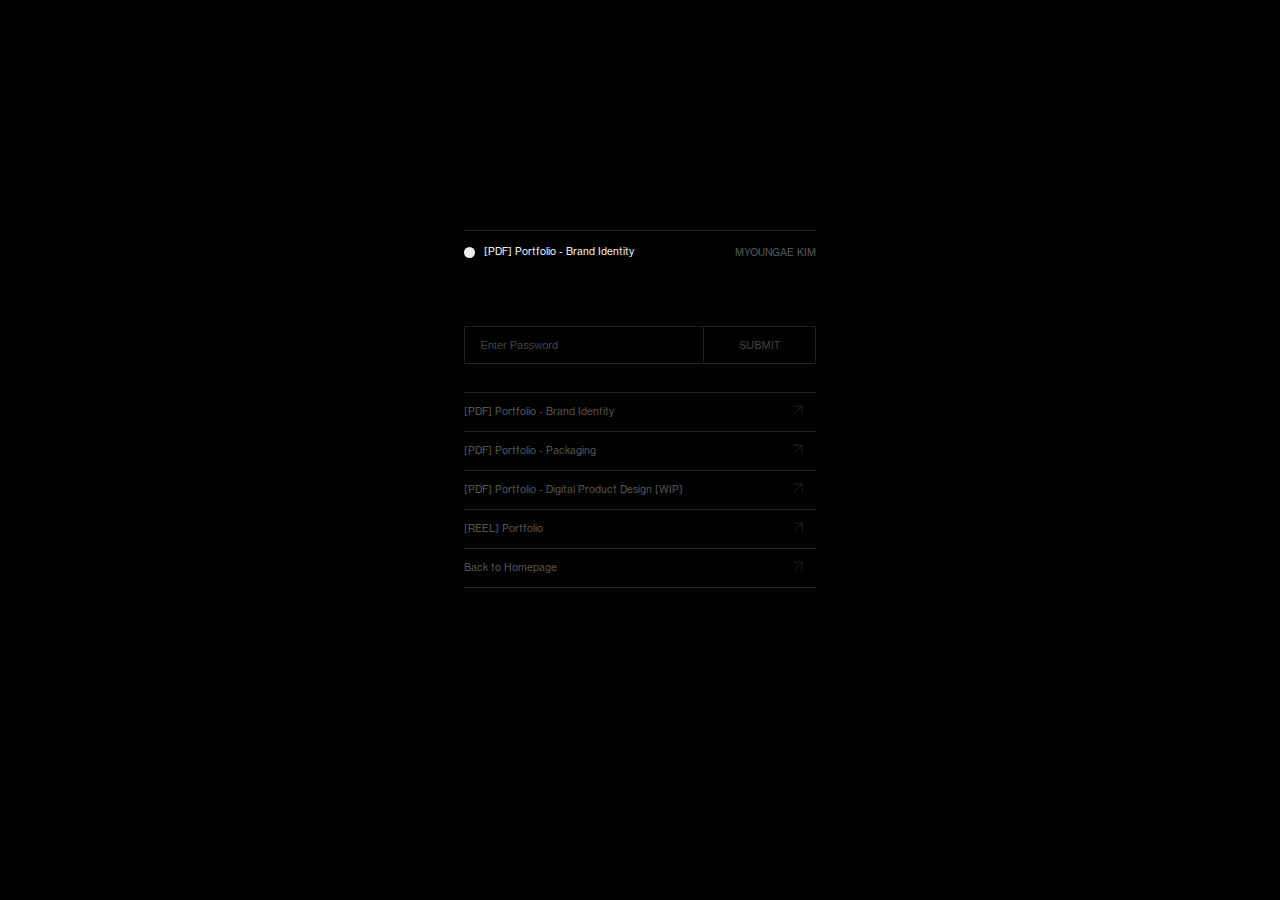
<file: portfolio.html>
<!DOCTYPE html>
<html lang="en">
<head>
    <meta charset="UTF-8">
    <meta name="viewport" content="width=device-width, initial-scale=1.0">
    <title>MYOUNGAE KIM</title>
    <!-- ----------------------------------------------------------------------- -->
    <!-- ----------------------------------------------------------------------- -->
    <!-- ----------------------------------------------------------------------- -->
    <!-- -------------------- WEB PORTFOLIO BY MYOUNGAE KIM -------------------- -->
    <!-- -------------------------- (C) MYOUNGAE KIM --------------------------- -->
    <!-- ----------------------------------------------------------------------- -->
    <!-- ---- THE WEBSITE IS DESIGNED AND CODED BY MYOUNGAE KIM FOR HERSELF ---- -->
    <!-- ----------- PLEASE DO NOT COPY,MODIFY, AND SHARE THE CODES ------------ -->
    <!-- ----------------------------------------------------------------------- -->
    <!-- ----------------------------------------------------------------------- -->
    <!-- ----------------------------------------------------------------------- -->

    <!-- <script type="text/javascript" src="https://cdn.jsdelivr.net/npm/p5@1.4.1/lib/p5.min.js"></script> -->
    <!-- <script type="text/javascript" src="https://cdn.jsdelivr.net/npm/p5@1.4.1/lib/addons/p5.sound.min.js"></script> -->
    <!-- <script type="text/javascript" src="js/p5.min.js"></script> -->
    <link rel="icon" type="image/x-icon" href="images/favicon.ico">
    <link rel="stylesheet" type="text/css" href="style.css">
    <script src="https://ajax.googleapis.com/ajax/libs/jquery/3.6.3/jquery.min.js"></script>
    <script type="text/javascript" src="jquery.js"></script>
    <style>
        ::placeholder {color: #444;}
    </style>
</head>

<body style="background:#000;">
    <div id="passwordContainer">
        <div class="pf_title">
            <div class="p_circle"></div>
            <div>[PDF] Portfolio - Brand Identity<span>MYOUNGAE KIM</span></div>
        </div>

        <div style="position:relative;">
            <input type="password" id="passwordInput" placeholder="Enter Password">
            <button id="submitPassword">SUBMIT</button>
        </div>
        <p id="errorMessage"></p>

        <ul>
            <li><a href="portfolio.html">[PDF] Portfolio - Brand Identity</a><div class="arrow"><svg xmlns="http://www.w3.org/2000/svg" width="10" height="10" viewBox="0 0 10 10" fill="none"><path d="M0.96875 9.1648L8.96875 1.16479M8.96875 1.16479H0.96875M8.96875 1.16479V9.1648" stroke="#555555" stroke-linecap="round" stroke-linejoin="round"/></svg></div></li>
            <li><a href="portfolio_packaging.html">[PDF] Portfolio - Packaging</a><div class="arrow"><svg xmlns="http://www.w3.org/2000/svg" width="10" height="10" viewBox="0 0 10 10" fill="none"><path d="M0.96875 9.1648L8.96875 1.16479M8.96875 1.16479H0.96875M8.96875 1.16479V9.1648" stroke="#555555" stroke-linecap="round" stroke-linejoin="round"/></svg></div></li>
            <li><a href="#">[PDF] Portfolio - Digital Product Design [WIP]</a><div class="arrow"><svg xmlns="http://www.w3.org/2000/svg" width="10" height="10" viewBox="0 0 10 10" fill="none"><path d="M0.96875 9.1648L8.96875 1.16479M8.96875 1.16479H0.96875M8.96875 1.16479V9.1648" stroke="#555555" stroke-linecap="round" stroke-linejoin="round"/></svg></div></li>
            <li><a href="reel.html">[REEL] Portfolio</a><div class="arrow"><svg xmlns="http://www.w3.org/2000/svg" width="10" height="10" viewBox="0 0 10 10" fill="none"><path d="M0.96875 9.1648L8.96875 1.16479M8.96875 1.16479H0.96875M8.96875 1.16479V9.1648" stroke="#555555" stroke-linecap="round" stroke-linejoin="round"/></svg></div></li>
            <li><a href="index.html">Back to Homepage</a><div class="arrow"><svg xmlns="http://www.w3.org/2000/svg" width="10" height="10" viewBox="0 0 10 10" fill="none"><path d="M0.96875 9.1648L8.96875 1.16479M8.96875 1.16479H0.96875M8.96875 1.16479V9.1648" stroke="#555555" stroke-linecap="round" stroke-linejoin="round"/></svg></div></li>
        </ul>
    </div>

    <div id="pfContainer" style="display:none;">
        <iframe id="protectedPf" src="https://drive.google.com/file/d/1DTjG4OO4JmO5nEw8O0c1wQCg0ILdswe9/preview" width="100%" height="100%"></iframe>
        <div id="div" style="display:none;">CHOCOLATE</div>
    </div>

    <script src="script_pf.js"></script>
</body>
</html>
</file>
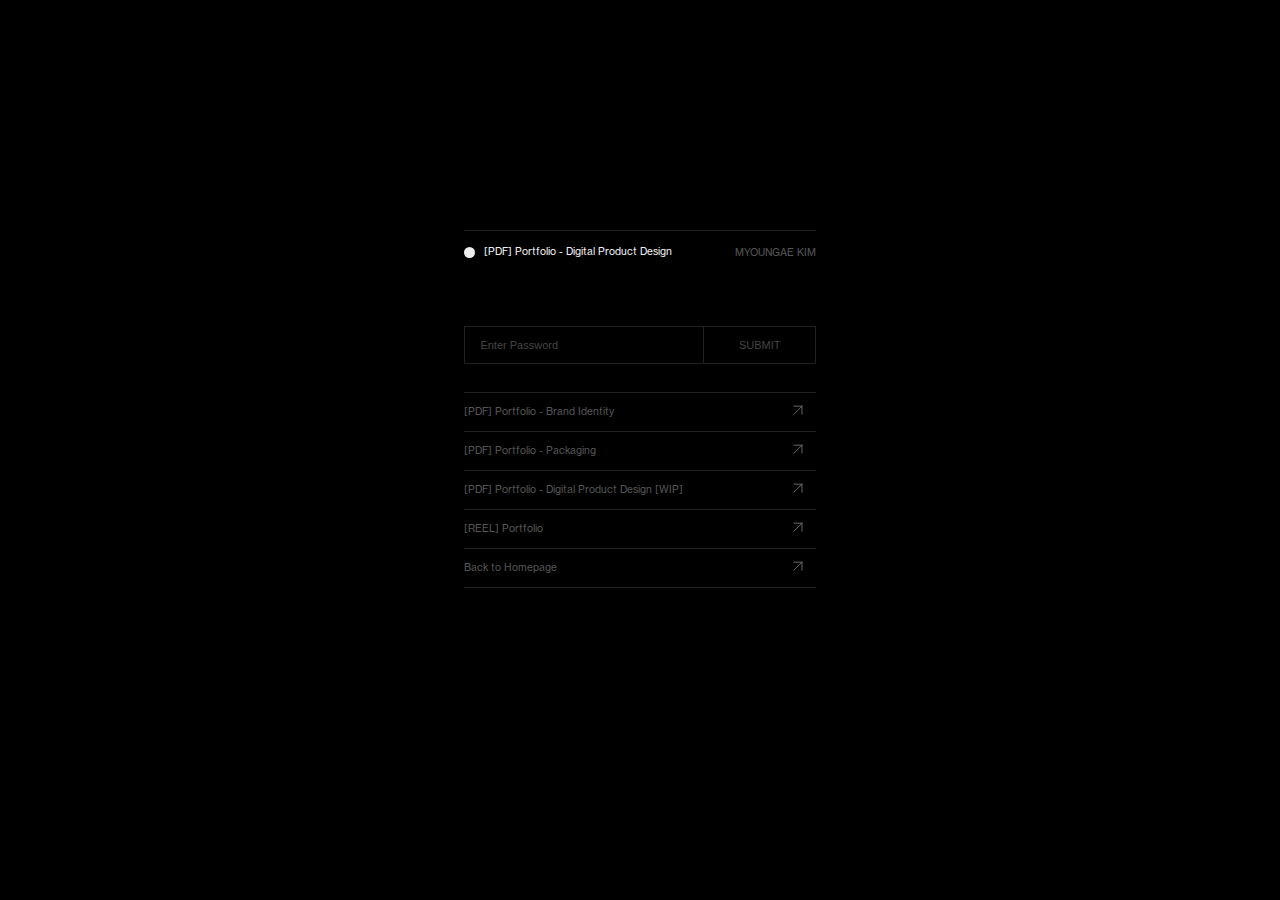
<file: portfolio_digital.html>
<!DOCTYPE html>
<html lang="en">
<head>
    <meta charset="UTF-8">
    <meta name="viewport" content="width=device-width, initial-scale=1.0">
    <title>MYOUNGAE KIM</title>
    <!-- ----------------------------------------------------------------------- -->
    <!-- ----------------------------------------------------------------------- -->
    <!-- ----------------------------------------------------------------------- -->
    <!-- -------------------- WEB PORTFOLIO BY MYOUNGAE KIM -------------------- -->
    <!-- -------------------------- (C) MYOUNGAE KIM --------------------------- -->
    <!-- ----------------------------------------------------------------------- -->
    <!-- ---- THE WEBSITE IS DESIGNED AND CODED BY MYOUNGAE KIM FOR HERSELF ---- -->
    <!-- ----------- PLEASE DO NOT COPY,MODIFY, AND SHARE THE CODES ------------ -->
    <!-- ----------------------------------------------------------------------- -->
    <!-- ----------------------------------------------------------------------- -->
    <!-- ----------------------------------------------------------------------- -->

    <!-- <script type="text/javascript" src="https://cdn.jsdelivr.net/npm/p5@1.4.1/lib/p5.min.js"></script> -->
    <!-- <script type="text/javascript" src="https://cdn.jsdelivr.net/npm/p5@1.4.1/lib/addons/p5.sound.min.js"></script> -->
    <!-- <script type="text/javascript" src="js/p5.min.js"></script> -->
    <link rel="icon" type="image/x-icon" href="images/favicon.ico">
    <link rel="stylesheet" type="text/css" href="style.css">
    <script src="https://ajax.googleapis.com/ajax/libs/jquery/3.6.3/jquery.min.js"></script>
    <script type="text/javascript" src="jquery.js"></script>
    <style>
        ::placeholder {color: #444;}
    </style>
</head>

<body style="background:#000;">
    <div id="passwordContainer">
        <div class="pf_title">
            <div class="p_circle"></div>
            <div>[PDF] Portfolio - Digital Product Design <span>MYOUNGAE KIM</span></div>
        </div>

        <div style="position:relative;">
            <input type="password" id="passwordInput" placeholder="Enter Password">
            <button id="submitPassword">SUBMIT</button>
        </div>
        <p id="errorMessage"></p>

        <ul>
            <li><a href="portfolio.html">[PDF] Portfolio - Brand Identity</a><div class="arrow"><svg xmlns="http://www.w3.org/2000/svg" width="10" height="10" viewBox="0 0 10 10" fill="none"><path d="M0.96875 9.1648L8.96875 1.16479M8.96875 1.16479H0.96875M8.96875 1.16479V9.1648" stroke="#fff" stroke-linecap="round" stroke-linejoin="round"/></svg></div></li>
            <li><a href="portfolio_packaging.html.html">[PDF] Portfolio - Packaging</a><div class="arrow"><svg xmlns="http://www.w3.org/2000/svg" width="10" height="10" viewBox="0 0 10 10" fill="none"><path d="M0.96875 9.1648L8.96875 1.16479M8.96875 1.16479H0.96875M8.96875 1.16479V9.1648" stroke="#fff" stroke-linecap="round" stroke-linejoin="round"/></svg></div></li>
            <li><a href="#">[PDF] Portfolio - Digital Product Design [WIP]</a><div class="arrow"><svg xmlns="http://www.w3.org/2000/svg" width="10" height="10" viewBox="0 0 10 10" fill="none"><path d="M0.96875 9.1648L8.96875 1.16479M8.96875 1.16479H0.96875M8.96875 1.16479V9.1648" stroke="#fff" stroke-linecap="round" stroke-linejoin="round"/></svg></div></li>
            <li><a href="reel.html">[REEL] Portfolio</a><div class="arrow"><svg xmlns="http://www.w3.org/2000/svg" width="10" height="10" viewBox="0 0 10 10" fill="none"><path d="M0.96875 9.1648L8.96875 1.16479M8.96875 1.16479H0.96875M8.96875 1.16479V9.1648" stroke="#fff" stroke-linecap="round" stroke-linejoin="round"/></svg></div></li>
            <li><a href="index.html">Back to Homepage</a><div class="arrow"><svg xmlns="http://www.w3.org/2000/svg" width="10" height="10" viewBox="0 0 10 10" fill="none"><path d="M0.96875 9.1648L8.96875 1.16479M8.96875 1.16479H0.96875M8.96875 1.16479V9.1648" stroke="#fff" stroke-linecap="round" stroke-linejoin="round"/></svg></div></li>
        </ul>

    </div>

    <div id="pfContainer" style="display:none;">
        <iframe id="protectedPf" src="https://drive.google.com/file/d/1frPcZ2FiCg2QCiau7140CLlqWkC553QF/preview" width="100%" height="100%"></iframe>
        <div id="div" style="display:none;">CHOCOLATE</div>
    </div>

    <script src="script_pf.js"></script>
</body>
</html>
</file>
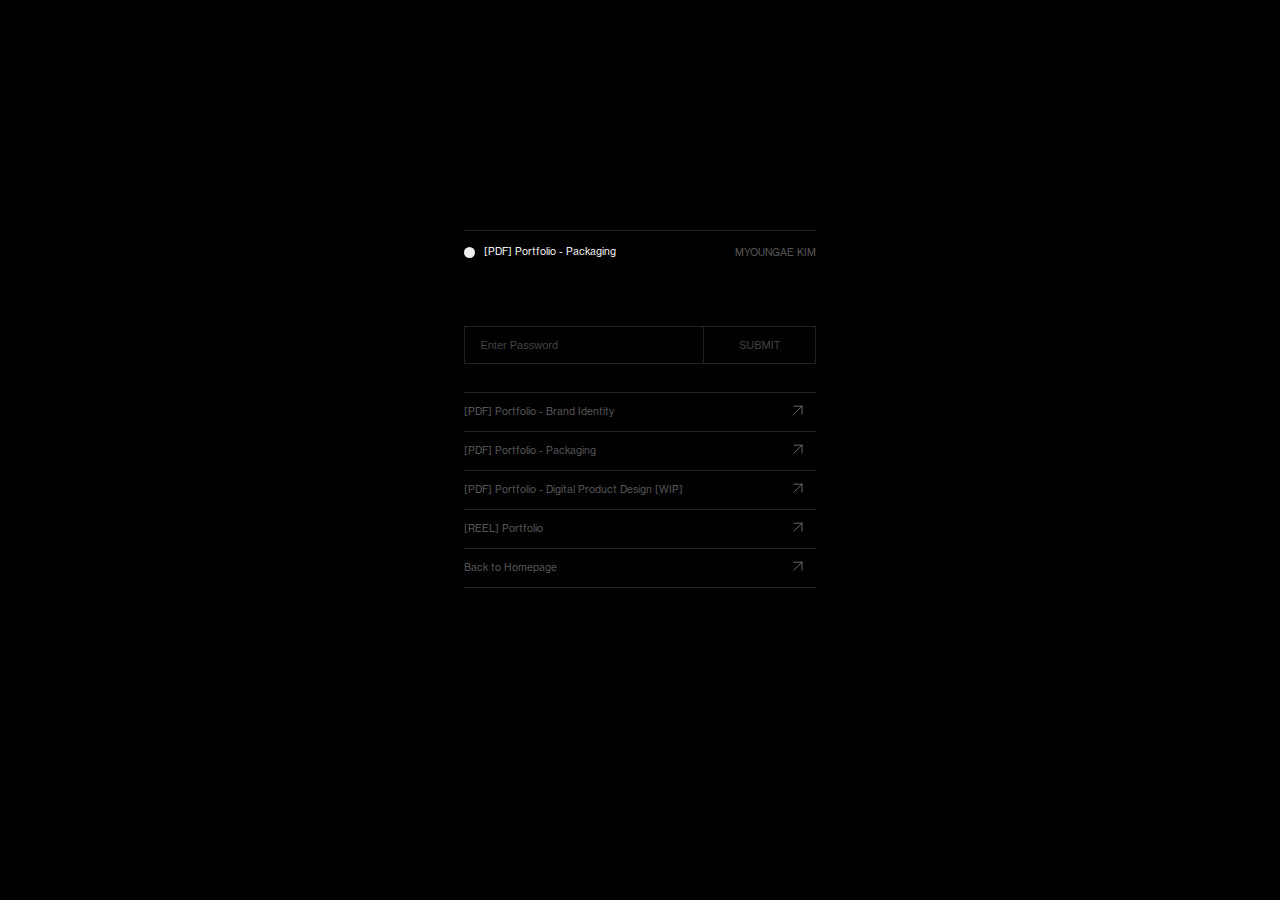
<file: portfolio_packaging.html>
<!DOCTYPE html>
<html lang="en">
<head>
    <meta charset="UTF-8">
    <meta name="viewport" content="width=device-width, initial-scale=1.0">
    <title>MYOUNGAE KIM</title>
    <!-- ----------------------------------------------------------------------- -->
    <!-- ----------------------------------------------------------------------- -->
    <!-- ----------------------------------------------------------------------- -->
    <!-- -------------------- WEB PORTFOLIO BY MYOUNGAE KIM -------------------- -->
    <!-- -------------------------- (C) MYOUNGAE KIM --------------------------- -->
    <!-- ----------------------------------------------------------------------- -->
    <!-- ---- THE WEBSITE IS DESIGNED AND CODED BY MYOUNGAE KIM FOR HERSELF ---- -->
    <!-- ----------- PLEASE DO NOT COPY,MODIFY, AND SHARE THE CODES ------------ -->
    <!-- ----------------------------------------------------------------------- -->
    <!-- ----------------------------------------------------------------------- -->
    <!-- ----------------------------------------------------------------------- -->

    <!-- <script type="text/javascript" src="https://cdn.jsdelivr.net/npm/p5@1.4.1/lib/p5.min.js"></script> -->
    <!-- <script type="text/javascript" src="https://cdn.jsdelivr.net/npm/p5@1.4.1/lib/addons/p5.sound.min.js"></script> -->
    <!-- <script type="text/javascript" src="js/p5.min.js"></script> -->
    <link rel="icon" type="image/x-icon" href="images/favicon.ico">
    <link rel="stylesheet" type="text/css" href="style.css">
    <script src="https://ajax.googleapis.com/ajax/libs/jquery/3.6.3/jquery.min.js"></script>
    <script type="text/javascript" src="jquery.js"></script>
    <style>
        ::placeholder {color: #444;}
    </style>
</head>

<body style="background:#000;">
    <div id="passwordContainer">
        <div class="pf_title">
            <div class="p_circle"></div>
            <div>[PDF] Portfolio - Packaging <span>MYOUNGAE KIM</span></div>
        </div>

        <div style="position:relative;">
            <input type="password" id="passwordInput" placeholder="Enter Password">
            <button id="submitPassword">SUBMIT</button>
        </div>
        <p id="errorMessage"></p>

        <ul>
            <li><a href="portfolio.html">[PDF] Portfolio - Brand Identity</a><div class="arrow"><svg xmlns="http://www.w3.org/2000/svg" width="10" height="10" viewBox="0 0 10 10" fill="none"><path d="M0.96875 9.1648L8.96875 1.16479M8.96875 1.16479H0.96875M8.96875 1.16479V9.1648" stroke="#fff" stroke-linecap="round" stroke-linejoin="round"/></svg></div></li>
            <li><a href="portfolio_packaging.html.html">[PDF] Portfolio - Packaging</a><div class="arrow"><svg xmlns="http://www.w3.org/2000/svg" width="10" height="10" viewBox="0 0 10 10" fill="none"><path d="M0.96875 9.1648L8.96875 1.16479M8.96875 1.16479H0.96875M8.96875 1.16479V9.1648" stroke="#fff" stroke-linecap="round" stroke-linejoin="round"/></svg></div></li>
            <li><a href="#">[PDF] Portfolio - Digital Product Design [WIP]</a><div class="arrow"><svg xmlns="http://www.w3.org/2000/svg" width="10" height="10" viewBox="0 0 10 10" fill="none"><path d="M0.96875 9.1648L8.96875 1.16479M8.96875 1.16479H0.96875M8.96875 1.16479V9.1648" stroke="#fff" stroke-linecap="round" stroke-linejoin="round"/></svg></div></li>
            <li><a href="reel.html">[REEL] Portfolio</a><div class="arrow"><svg xmlns="http://www.w3.org/2000/svg" width="10" height="10" viewBox="0 0 10 10" fill="none"><path d="M0.96875 9.1648L8.96875 1.16479M8.96875 1.16479H0.96875M8.96875 1.16479V9.1648" stroke="#fff" stroke-linecap="round" stroke-linejoin="round"/></svg></div></li>
            <li><a href="index.html">Back to Homepage</a><div class="arrow"><svg xmlns="http://www.w3.org/2000/svg" width="10" height="10" viewBox="0 0 10 10" fill="none"><path d="M0.96875 9.1648L8.96875 1.16479M8.96875 1.16479H0.96875M8.96875 1.16479V9.1648" stroke="#fff" stroke-linecap="round" stroke-linejoin="round"/></svg></div></li>
        </ul>
    </div>

    <div id="pfContainer" style="display:none;">
        <iframe id="protectedPf" src="https://drive.google.com/file/d/1b0dwSRsZMIoBwYFIaz_6hZVhDR4H0q0_/preview" width="100%" height="100%"></iframe>
        <div id="div" style="display:none;">CHOCOLATE</div>
    </div>

    <script src="script_pf.js"></script>
</body>
</html>
</file>
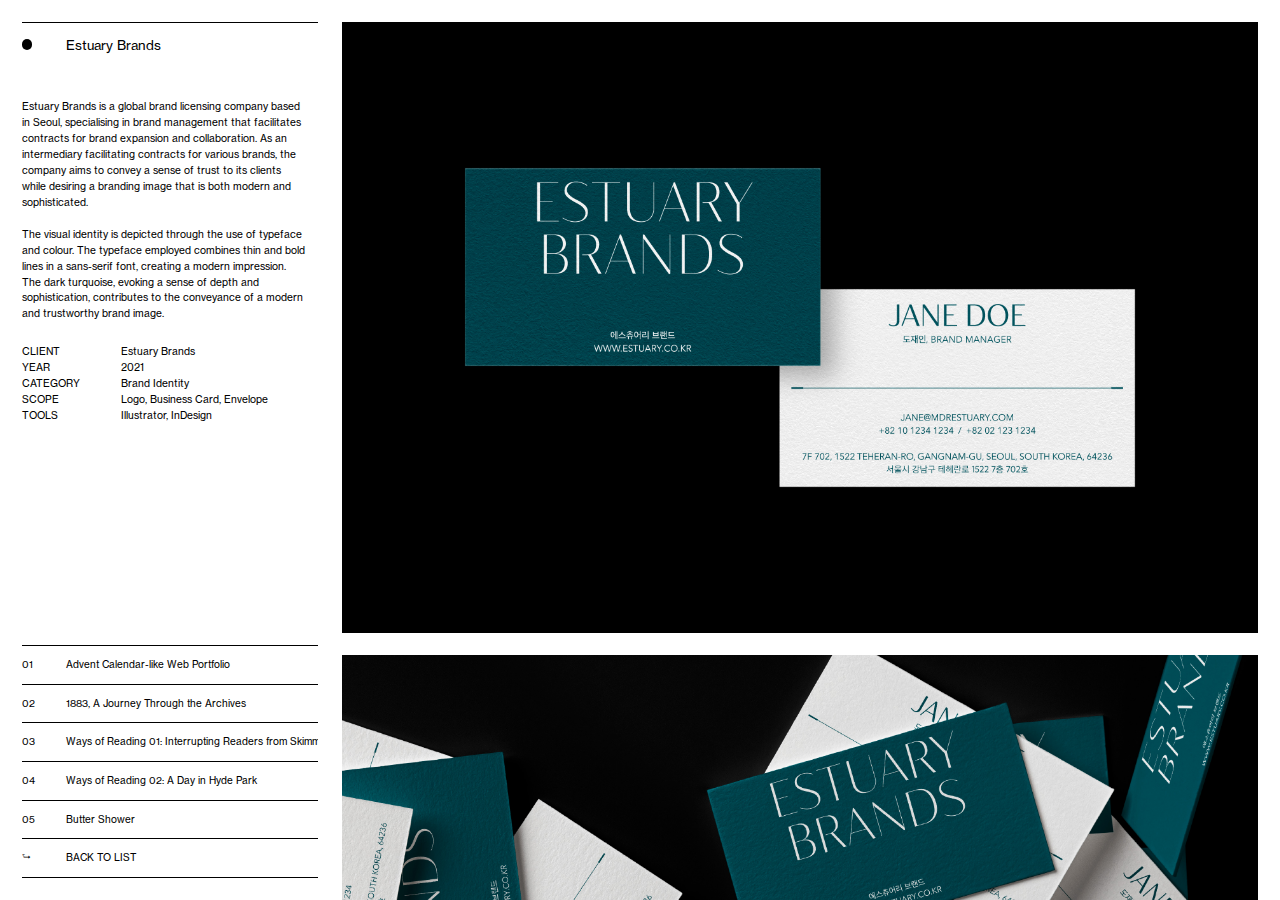
<file: project_eb.html>
<!DOCTYPE html>
<html lang="en">
  <head>
    <meta charset="UTF-8">
    <meta name="viewport" content="width=device-width, initial-scale=1.0">
    <title>MYOUNGAE KIM</title>
    <!-- ----------------------------------------------------------------------- -->
    <!-- ----------------------------------------------------------------------- -->
    <!-- ----------------------------------------------------------------------- -->
    <!-- -------------------- WEB PORTFOLIO BY MYOUNGAE KIM -------------------- -->
    <!-- -------------------------- (C) MYOUNGAE KIM --------------------------- -->
    <!-- ----------------------------------------------------------------------- -->
    <!-- ---- THE WEBSITE IS DESIGNED AND CODED BY MYOUNGAE KIM FOR HERSELF ---- -->
    <!-- ----------- PLEASE DO NOT COPY,MODIFY, AND SHARE THE CODES ------------ -->
    <!-- ----------------------------------------------------------------------- -->
    <!-- ----------------------------------------------------------------------- -->
    <!-- ----------------------------------------------------------------------- -->

    <!-- <script type="text/javascript" src="https://cdn.jsdelivr.net/npm/p5@1.4.1/lib/p5.min.js"></script> -->
    <!-- <script type="text/javascript" src="https://cdn.jsdelivr.net/npm/p5@1.4.1/lib/addons/p5.sound.min.js"></script> -->
    <!-- <script type="text/javascript" src="js/p5.min.js"></script> -->
    <link rel="icon" type="image/x-icon" href="../images/favicon.ico">
    <link rel="stylesheet" type="text/css" href="../style.css">
    <script src="https://ajax.googleapis.com/ajax/libs/jquery/3.6.3/jquery.min.js"></script>
    <script type="text/javascript" src="../jquery.js"></script>
  </head>

  <body>

    <div class="cnt_page">

      <!-- text -->
      <div class="cnt_left">

        <div class="page_text project">
          <div class="page_title b_t">
            <div class="t1">
              <div class="p_circle"></div>
              Estuary Brands</div>
            <div class="t2">Brand Identity, 2021</div>
          </div>
          <div class="page_body"><p>Estuary Brands is a global brand licensing company based in Seoul, specialising in brand management that facilitates contracts for brand expansion and collaboration. As an intermediary facilitating contracts for various brands, the company aims to convey a sense of trust to its clients while desiring a branding image that is both modern and sophisticated.<br><br>The visual identity is depicted through the use of typeface and colour. The typeface employed combines thin and bold lines in a sans-serif font, creating a modern impression. The dark turquoise, evoking a sense of depth and sophistication, contributes to the conveyance of a modern and trustworthy brand image.</p></div>
          <table class="info">
            <tr>
              <th>CLIENT</th>
              <td>Estuary Brands</td>
            </tr>
            <tr>
              <th>YEAR</th>
              <td>2021</td>
            </tr>
            <tr>
              <th>CATEGORY</th>
              <td>Brand Identity</td>
            </tr>
            <tr>
              <th>SCOPE</th>
              <td>Logo, Business Card, Envelope</td>
            </tr>
            <tr>
              <th>TOOLS</th>
              <td>Illustrator, InDesign</td>
            </tr>
          </table>
        </div>
        
      </div>

      <!-- image  -->
      <div class="cnt_right">

        <div class="page_images project">
          <img src="../images/pf_eb_01.jpg">
          <img src="../images/pf_eb_02.jpg">
          <img src="../images/pf_eb_03.jpg">
          <img src="../images/pf_eb_04.jpg">
          <img src="../images/pf_eb_05.jpg">
        </div>

      </div>

      <!-- nav -->
      <div class="page_nav">
        <ul class="index b_b">
          <li class="b_t">
            <span>01</span>
            <p><a href="project_advent.html">Advent Calendar-like Web Portfolio</a></p>
          </li>
          <li class="b_t">
            <span>02</span>
            <p><a href="project_1883.html">1883, A Journey Through the Archives</a></p>
          </li>
          <li class="b_t">
            <span>03</span>
            <p><a href="project_ways_of_reading1.html">Ways of Reading 01: Interrupting Readers from Skimming Information</a></p>
          </li>
          <li class="b_t">
            <span>04</span>
            <p><a href="project_ways_of_reading2.html">Ways of Reading 02: A Day in Hyde Park</a></p>
          </li>
          <li class="b_t">
            <span>05</span>
            <p><a href="project_bs.html">Butter Shower</a></p>
          </li>
          <li class="b_t">
            <span style="font-size:0.78rem;">&#11153;</span>
            <p><a href="../index.html">BACK TO LIST</a></p>
          </li>
        </ul>
      </div>

    </div>

  </body>
  
</html>
</file>
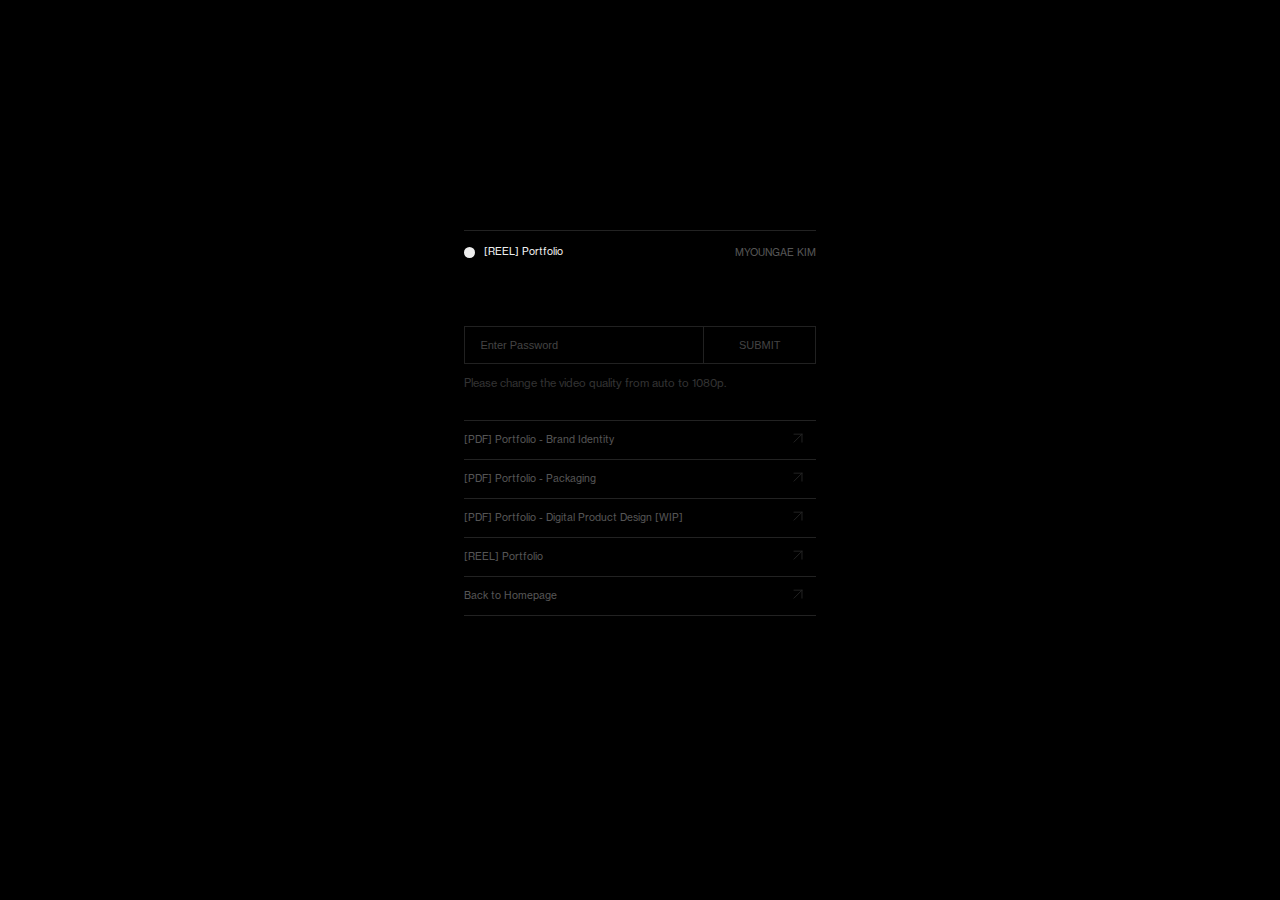
<file: reel.html>
<!DOCTYPE html>
<html lang="en">
<head>
    <meta charset="UTF-8">
    <meta name="viewport" content="width=device-width, initial-scale=1.0">
    <title>MYOUNGAE KIM</title>
    <!-- ----------------------------------------------------------------------- -->
    <!-- ----------------------------------------------------------------------- -->
    <!-- ----------------------------------------------------------------------- -->
    <!-- -------------------- WEB PORTFOLIO BY MYOUNGAE KIM -------------------- -->
    <!-- -------------------------- (C) MYOUNGAE KIM --------------------------- -->
    <!-- ----------------------------------------------------------------------- -->
    <!-- ---- THE WEBSITE IS DESIGNED AND CODED BY MYOUNGAE KIM FOR HERSELF ---- -->
    <!-- ----------- PLEASE DO NOT COPY,MODIFY, AND SHARE THE CODES ------------ -->
    <!-- ----------------------------------------------------------------------- -->
    <!-- ----------------------------------------------------------------------- -->
    <!-- ----------------------------------------------------------------------- -->

    <!-- <script type="text/javascript" src="https://cdn.jsdelivr.net/npm/p5@1.4.1/lib/p5.min.js"></script> -->
    <!-- <script type="text/javascript" src="https://cdn.jsdelivr.net/npm/p5@1.4.1/lib/addons/p5.sound.min.js"></script> -->
    <!-- <script type="text/javascript" src="js/p5.min.js"></script> -->
    <link rel="icon" type="image/x-icon" href="images/favicon.ico">
    <link rel="stylesheet" type="text/css" href="style.css">
    <script src="https://ajax.googleapis.com/ajax/libs/jquery/3.6.3/jquery.min.js"></script>
    <script type="text/javascript" src="jquery.js"></script>
    <style>
        ::placeholder {color: #444;}
    </style>
</head>

<body style="background:#000;">
    <div id="passwordContainer">
        <div class="pf_title">
            <div class="p_circle"></div>
            <div>[REEL] Portfolio <span>MYOUNGAE KIM</span></div>
        </div>

        <div style="position:relative;">
            <input type="password" id="passwordInput" placeholder="Enter Password">
            <button id="submitPassword">SUBMIT</button>
        </div>
        <p id="caption">Please change the video quality from auto to 1080p.</p>
        <p id="errorMessage"></p>

        <ul>
            <li><a href="portfolio.html">[PDF] Portfolio - Brand Identity</a><div class="arrow"><svg xmlns="http://www.w3.org/2000/svg" width="10" height="10" viewBox="0 0 10 10" fill="none"><path d="M0.96875 9.1648L8.96875 1.16479M8.96875 1.16479H0.96875M8.96875 1.16479V9.1648" stroke="#555555" stroke-linecap="round" stroke-linejoin="round"/></svg></div></li>
            <li><a href="portfolio_packaging.html">[PDF] Portfolio - Packaging</a><div class="arrow"><svg xmlns="http://www.w3.org/2000/svg" width="10" height="10" viewBox="0 0 10 10" fill="none"><path d="M0.96875 9.1648L8.96875 1.16479M8.96875 1.16479H0.96875M8.96875 1.16479V9.1648" stroke="#555555" stroke-linecap="round" stroke-linejoin="round"/></svg></div></li>
            <li><a href="#">[PDF] Portfolio - Digital Product Design [WIP]</a><div class="arrow"><svg xmlns="http://www.w3.org/2000/svg" width="10" height="10" viewBox="0 0 10 10" fill="none"><path d="M0.96875 9.1648L8.96875 1.16479M8.96875 1.16479H0.96875M8.96875 1.16479V9.1648" stroke="#555555" stroke-linecap="round" stroke-linejoin="round"/></svg></div></li>
            <li><a href="reel.html">[REEL] Portfolio</a><div class="arrow"><svg xmlns="http://www.w3.org/2000/svg" width="10" height="10" viewBox="0 0 10 10" fill="none"><path d="M0.96875 9.1648L8.96875 1.16479M8.96875 1.16479H0.96875M8.96875 1.16479V9.1648" stroke="#555555" stroke-linecap="round" stroke-linejoin="round"/></svg></div></li>
            <li><a href="index.html">Back to Homepage</a><div class="arrow"><svg xmlns="http://www.w3.org/2000/svg" width="10" height="10" viewBox="0 0 10 10" fill="none"><path d="M0.96875 9.1648L8.96875 1.16479M8.96875 1.16479H0.96875M8.96875 1.16479V9.1648" stroke="#555555" stroke-linecap="round" stroke-linejoin="round"/></svg></div></li>
        </ul>      
    </div>

    <div id="videoContainer" style="display:none;">
        <iframe id="protectedVideo" src="https://drive.google.com/file/d/1e7Q4FMPBkzocCR_MzHTYgFnhALkedsIk/preview" width="100%" height="100%"></iframe>
        <div id="div" style="display:none;">CHOCOLATE</div>
    </div>

    <script src="script.js"></script>
</body>
</html>
</file>
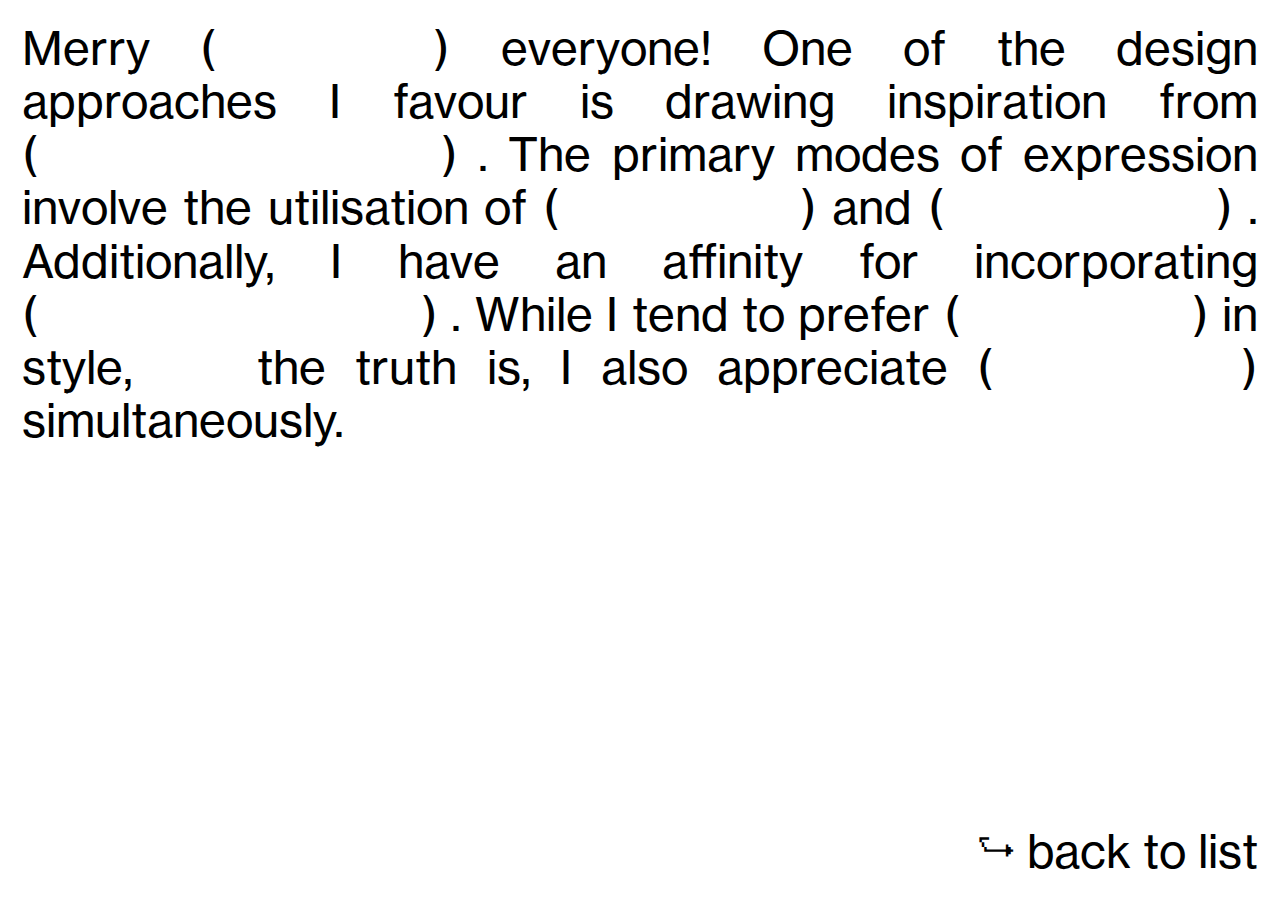
<file: pages/page_about.html>
<!DOCTYPE html>
<html lang="en">
  <head>
    <meta charset="UTF-8">
    <meta name="viewport" content="width=device-width, initial-scale=1.0">
    <title>MYOUNGAE KIM</title>
    <!-- ----------------------------------------------------------------------- -->
    <!-- ----------------------------------------------------------------------- -->
    <!-- ----------------------------------------------------------------------- -->
    <!-- -------------------- WEB PORTFOLIO BY MYOUNGAE KIM -------------------- -->
    <!-- -------------------------- (C) MYOUNGAE KIM --------------------------- -->
    <!-- ----------------------------------------------------------------------- -->
    <!-- ---- THE WEBSITE IS DESIGNED AND CODED BY MYOUNGAE KIM FOR HERSELF ---- -->
    <!-- ----------- PLEASE DO NOT COPY,MODIFY, AND SHARE THE CODES ------------ -->
    <!-- ----------------------------------------------------------------------- -->
    <!-- ----------------------------------------------------------------------- -->
    <!-- ----------------------------------------------------------------------- -->

    <!-- <script type="text/javascript" src="https://cdn.jsdelivr.net/npm/p5@1.4.1/lib/p5.min.js"></script> -->
    <!-- <script type="text/javascript" src="https://cdn.jsdelivr.net/npm/p5@1.4.1/lib/addons/p5.sound.min.js"></script> -->
    <!-- <script type="text/javascript" src="js/p5.min.js"></script> -->
    <link rel="icon" type="image/x-icon" href="../images/favicon.ico">
    <link rel="stylesheet" type="text/css" href="../style.css">
    <script src="https://ajax.googleapis.com/ajax/libs/jquery/3.6.3/jquery.min.js"></script>
    <script type="text/javascript" src="../jquery.js"></script>
  </head>

  <body>
    <div class="slider"></div>

    <!-- <div class="advent_column home"><a href="../index.html">MYOUNGAE KIM</a></div> -->

    <div class="cnt_about">

      <div id="aboutText" class="style_about">
          <span>Merry </span>
          <div class="text_hide">
            <span class="text_b">(</span>Christmas<span class="text_b">)</span>
            <div class="img_hide in1"><img src="../images/elements_03.png" class="advent_c wiggle"></div>
          </div>
          <span> everyone! One of the design approaches I favour is drawing inspiration from</span>
          <div class="text_hide">
            <span class="text_b">(</span>readings or movies<span class="text_b">)</span>
            <div class="img_hide in2"><img src="../images/elements_01.png" class="advent_c wiggle"></div>
          </div>
          <span>. The primary modes of expression involve the utilisation of </span>
          <div class="text_hide">
            <span class="text_b">(</span>typography<span class="text_b">)</span>
            <div class="img_hide in3"><img src="../images/elements_04.png" class="advent_c wiggle"></div>
          </div>
          <span> and</span> 
          <div class="text_hide">
            <span class="text_b">(</span>grid systems<span class="text_b">)</span>
            <div class="img_hide in4"><img src="../images/elements_02.png" class="advent_c wiggle"></div>
          </div>
          <span>. Additionally, I have an  affinity for incorporating</span>
          <div class="text_hide">
            <span class="text_b">(</span>geometric shapes<span class="text_b">)</span>
            <div class="img_hide in5"><img src="../images/elements_06.png" class="advent_c wiggle"></div>
          </div>
          <span> . While I tend to prefer</span>
          <div class="text_hide">
            <span class="text_b">(</span>minimalism<span class="text_b">)</span>
            <div class="img_hide in6"><img src="../images/elements_07.png" class="advent_c wiggle"></div>
          </div>
          <span> in style, </span>
          <div class="text_hide">
            &nbsp;&nbsp;&nbsp;&nbsp;&nbsp;&nbsp;
            <div class="img_hide in7"><img src="../images/elements_05.png" class="advent_c wiggle"></div>
          </div>
          <span> the truth is, I also appreciate</span> 
          <div class="text_hide">
            <span class="text_b">(</span>maximalism<span class="text_b">)</span>
            <div class="img_hide in8"><img src="../images/elements_08.png" class="advent_c wiggle"></div>
          </div>
          <span> simultaneously.</span>
      </div>

      <div id="aboutBtn" class="style_about"><span>&#11153;</span>&nbsp;<a href="../index.html">back to list</a></div>
    </div>

  </body>
  
</html>
</file>
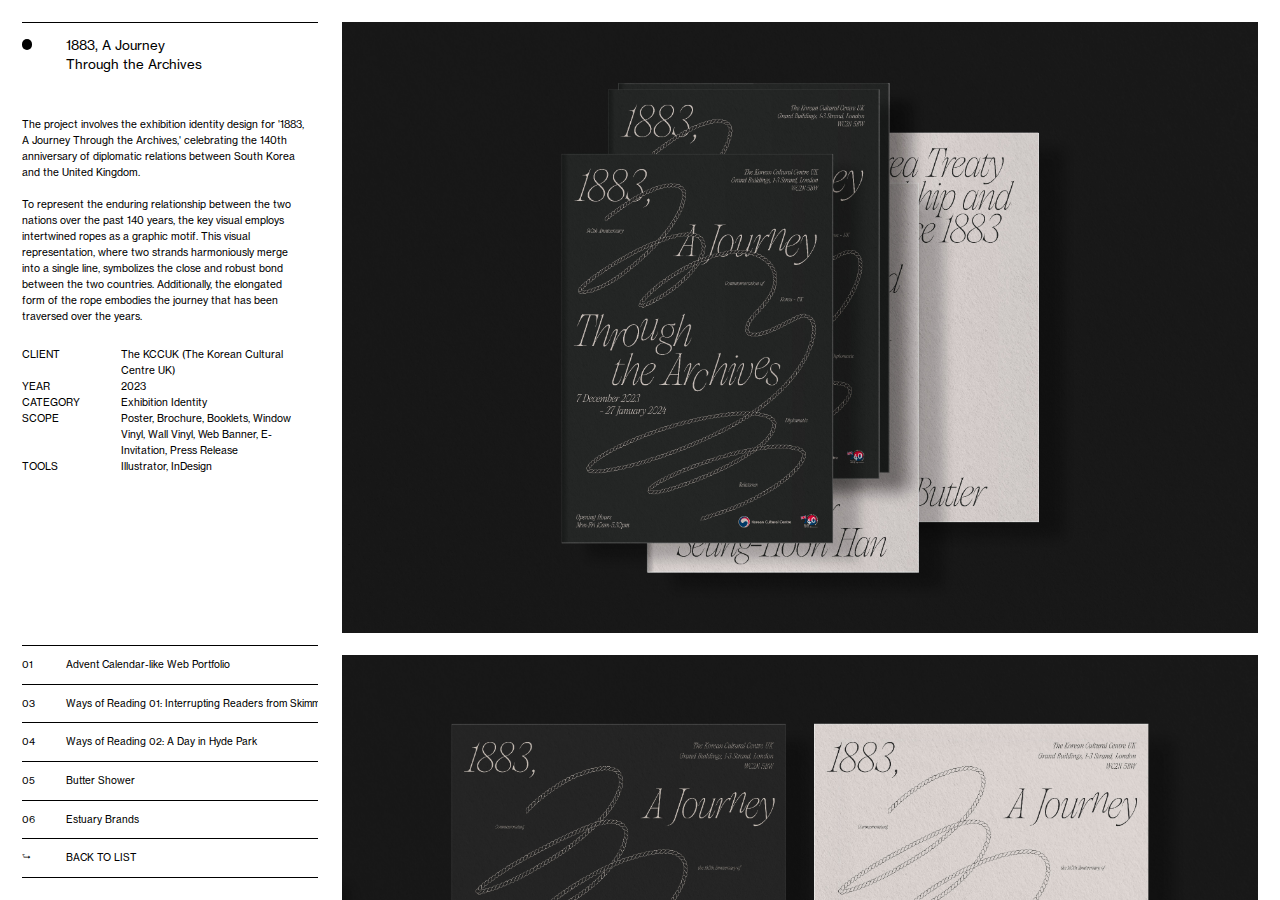
<file: pages/project_1883.html>
<!DOCTYPE html>
<html lang="en">
  <head>
    <meta charset="UTF-8">
    <meta name="viewport" content="width=device-width, initial-scale=1.0">
    <title>MYOUNGAE KIM</title>
    <!-- ----------------------------------------------------------------------- -->
    <!-- ----------------------------------------------------------------------- -->
    <!-- ----------------------------------------------------------------------- -->
    <!-- -------------------- WEB PORTFOLIO BY MYOUNGAE KIM -------------------- -->
    <!-- -------------------------- (C) MYOUNGAE KIM --------------------------- -->
    <!-- ----------------------------------------------------------------------- -->
    <!-- ---- THE WEBSITE IS DESIGNED AND CODED BY MYOUNGAE KIM FOR HERSELF ---- -->
    <!-- ----------- PLEASE DO NOT COPY,MODIFY, AND SHARE THE CODES ------------ -->
    <!-- ----------------------------------------------------------------------- -->
    <!-- ----------------------------------------------------------------------- -->
    <!-- ----------------------------------------------------------------------- -->

    <!-- <script type="text/javascript" src="https://cdn.jsdelivr.net/npm/p5@1.4.1/lib/p5.min.js"></script> -->
    <!-- <script type="text/javascript" src="https://cdn.jsdelivr.net/npm/p5@1.4.1/lib/addons/p5.sound.min.js"></script> -->
    <!-- <script type="text/javascript" src="js/p5.min.js"></script> -->
    <link rel="icon" type="image/x-icon" href="../images/favicon.ico">
    <link rel="stylesheet" type="text/css" href="../style.css">
    <script src="https://ajax.googleapis.com/ajax/libs/jquery/3.6.3/jquery.min.js"></script>
    <script type="text/javascript" src="../jquery.js"></script>
  </head>

  <body>

    <div class="cnt_page clear">

      <!-- text -->
      <div class="cnt_left">

        <div class="page_text project">
          <div class="page_title b_t">
            <div class="t1">
              <div class="p_circle"></div>
              1883, A Journey<br>Through the Archives</div>
            <div class="t2">Exhibition Identity, 2023</div>
          </div>
          <div class="page_body"><p>The project involves the exhibition identity design for '1883, A Journey Through the Archives,' celebrating the 140th anniversary of diplomatic relations between South Korea and the United Kingdom.<br><br>To represent the enduring relationship between the two nations over the past 140 years, the key visual employs intertwined ropes as a graphic motif. This visual representation, where two strands harmoniously merge into a single line, symbolizes the close and robust bond between the two countries. Additionally, the elongated form of the rope embodies the journey that has been traversed over the years.</p></div>
          <table class="info">
            <tr>
              <th>CLIENT</th>
              <td>The KCCUK (The Korean Cultural Centre UK)</td>
            </tr>
            <tr>
              <th>YEAR</th>
              <td>2023</td>
            </tr>
            <tr>
              <th>CATEGORY</th>
              <td>Exhibition Identity</td>
            </tr>
            <tr>
              <th>SCOPE</th>
              <td>Poster, Brochure, Booklets, Window Vinyl, Wall Vinyl, Web Banner, E-Invitation, Press Release</td>
            </tr>
            <tr>
              <th>TOOLS</th>
              <td>Illustrator, InDesign</td>
            </tr>
          </table>
        </div>
        
      </div>

      <!-- image  -->
      <div class="cnt_right">

        <div class="page_images project">
          <img src="../images/pf_1883_05.jpg">
          <img src="../images/pf_1883_03.jpg">
          <img src="../images/pf_1883_04.jpg">
          <img src="../images/pf_1883_01.jpg">
          <img src="../images/pf_1883_02.jpg">
        </div>

      </div>

      <!-- nav -->
      <div class="page_nav">
        <ul class="index b_b">
          <li class="b_t">
            <span>01</span>
            <p><a href="project_advent.html">Advent Calendar-like Web Portfolio</a></p>
          </li>
          <li class="b_t">
            <span>03</span>
            <p><a href="project_ways_of_reading1.html">Ways of Reading 01: Interrupting Readers from Skimming Information</a></p>
          </li>
          <li class="b_t">
            <span>04</span>
            <p><a href="project_ways_of_reading2.html">Ways of Reading 02: A Day in Hyde Park</a></p>
          </li>
          <li class="b_t">
            <span>05</span>
            <p><a href="project_bs.html">Butter Shower</a></p>
          </li>
          <li class="b_t">
            <span>06</span>
            <p><a href="project_eb.html">Estuary Brands</a></p>
          </li>
          <li class="b_t">
            <span style="font-size:0.78rem;">&#11153;</span>
            <p><a href="../index.html">BACK TO LIST</a></p>
          </li>
        </ul>
      </div>

    </div>

  </body>
  
</html>
</file>
<file: style.css>
@charset “utf-8”;

/* ----------------------------------------------------------------------- */
/* ----------------------------------------------------------------------- */
/* ----------------------------------------------------------------------- */
/* -------------------- WEB PORTFOLIO BY MYOUNGAE KIM -------------------- */
/* -------------------------- (C) MYOUNGAE KIM --------------------------- */
/* ----------------------------------------------------------------------- */
/* ---- THE WEBSITE IS DESIGNED AND CODED BY MYOUNGAE KIM FOR HERSELF ---- */
/* ----------- PLEASE DO NOT COPY,MODIFY, AND SHARE THE CODES ------------ */
/* ----------------------------------------------------------------------- */
/* ----------------------------------------------------------------------- */
/* ----------------------------------------------------------------------- */

@font-face {
    font-family: 'f_regular';
    font-style: normal;
    font-weight: 400;
    src: url('fonts/NHG_55.woff') format("woff"),
         url('fonts/NHG_55.otf') format("otf");
}

@font-face {
    font-family: 'f_medium';
    font-style: normal;
    font-weight: 400;
    src: url('fonts/NHG_65.woff') format("woff"),
         url('fonts/NHG_65.otf') format("otf");
}

html {
	font-size: 12px;
}

html, body, div, span, applet, object, iframe, h1, h2, h3, h4, h5, h6, p, blockquote, pre, a, abbr, acronym, address, big, cite, code, del, dfn, em, img, ins, kbd, q, s, samp, small, strike, strong, sub, sup, tt, var, b, u, i, center, dl, dt, dd, ol, ul, li, fieldset, form, label, legend, table, caption, tbody, tfoot, thead, tr, th, td, article, aside, canvas, details, embed, figure, figcaption, footer, header, hgroup, menu, nav, output, ruby, section, summary, time, mark, audio, video {
	margin: 0;
	padding: 0;
	border: 0;
	vertical-align: baseline;
	box-sizing: border-box;
	font-weight: normal;
}

ul, ol {
	list-style: none;
}

table {
	width: 100%;
	border-collapse: collapse;
	border-spacing: 0;
}

a {
	text-decoration: none;
}


h1, h2, h3, h4, h5, h6, b, strong {
	font-size: inherit;
	font-weight: inherit;
}

body {
	font-family: "f_regular", "Helvetica Neue", "Helvetica", Helvetica, sans-serif;
	font-size: 0.92rem;
	line-height: 1.58;
}

article, aside, details, figcaption, figure, footer, header, hgroup, menu, nav, section {
	display: block;
}

::selection {
  color: #fff;
  background: #000;
}

::-moz-selection {
  color: #fff;
  background: #000;
}

.d_n {
	display: none;
}

.clear::after {
	content: '';
	display: block;
	clear: both;
}

/*.cursor {
	position: fixed;
	width: 1.5rem;
	height: 1.5rem;
	left: -50%;
	top: 50%;
  border-radius: 1.5rem;
  transform: translateX(-50%) translateY(-50%);
  background: #000;
  background-blend-mode: difference;
  transition: all 300ms ease-out;
  z-index: 10000;
}*/

.bor {
	border: 1px solid #000;
}

.b_l {
	border-left: 1px solid #000;
}

.b_r {
	border-right: 1px solid #000;
}

.b_t {
	border-top: 1px solid #000;
}

.b_b {
	border-bottom: 1px solid #000;
}

.red, .red .advent_door {
	color: #000;
	background: #ff1c3e;
}

.red .bor {
	border: 1px solid #000;
}

.red .b_l {
	border-left: 1px solid #000;
}

.red .b_r {
	border-right: 1px solid #000;
}

.red .b_t {
	border-top: 1px solid #000;
}

.red .b_b {
	border-bottom: 1px solid #000;
}

.red a, .red a:hover, .red a:focus, .red a:active {
	color: #000;
}

.red .p_left .p_text .p_circle {
	background: #000;
}

.red .cnt_slides_numbers .slides_number {
	color: #bb2929;
}

.red .advent_t > a {
	color: #fff;
}

a, a:hover, a:focus, a:active {
	color: #000;
}

a:hover, a:active {
	text-decoration: underline;
}


/* ---------- cnt_main ----------	*/

body {
	overflow: hidden;
	font-weight: 100;
}

.cnt_main {
	width: 100vw;
	height: 100vh;
}

/* ---------- cnt_left ----------	*/

.cnt_left {
	float: left;
	width: 25vw;
	height: 100vh;
}

.advent_story {
	width: 100%;
	height: 16.66%;
	font-size: 0.92rem;
}

.advent_story .advent_column > span {
	position: absolute;
	top: 1rem;
	left: 4.5rem;
}

.advent_column {
	float: left;
	height: 100%;
	position: relative;
}

.advent_column.w25 {
	width: 25%;
	background: #000;
	position: relative;
}

.advent_column.w50 {
	width: 50%;
	padding: 1rem;
}

.advent_column.w75 {
	width: 75%;
	padding: 1rem;
}

.advent_door {
	position: absolute;
	left: 0;
	top: 0;
	width: 100%;
	height: 100%;
	background: #fff;
	padding: 1rem;
	z-index: 200;
}

.advent_door.open {
	animation-name: ani_open;
  animation-duration: 1s;
  animation-iteration-count: 1;
  animation-fill-mode: forwards;
}

@keyframes ani_open {
	0% {transform: perspective(45rem) rotateY(0);transform-origin: right;}
	100% {transform: perspective(45rem) rotateY(-84deg);transform-origin: right;}
}

.advent_door.open.close {
	animation-name: ani_close;
  animation-duration: 1s;
  animation-iteration-count: 1;
  animation-fill-mode: backwards;
}

@keyframes ani_close {
	0% {transform: perspective(45rem) rotateY(-84deg);transform-origin: right;}
	100% {transform: perspective(45rem) rotateY(0);transform-origin: right;}
}

.advent_c {
	position: absolute;
	top: 0;
	left: 0;
	width: 100%;
	height: 100%;
	z-index: 50;
}

.advent_c > img {
	position: absolute;
	top: 0;
	left: 0;
	width: 100%;
	height: auto;
	margin-top: 27%;
}

.advent_c:hover {
	cursor: grab;
}

.advent_c > .advent_shadow {
	position: absolute;
	top: 75%;
	left: 24%;
	width: 54%;
	height: 10%;
	filter: blur(1rem);
	-webkit-filter: blur(1rem);
}

.advent_c:hover .advent_shadow {
	background: #333;
}


.advent_c:hover .advent_shadow {
	animation: ani_twinkle 0.5s infinite;
	animation-direction: alternate;
}

@keyframes ani_twinkle {
	0%	{background: #333;}
	100% {background: #666;}
}


.advent_t {
	width: 100%;
	padding: 1rem;
	color: #fff;
	margin-top: 17%;
}

.advent_t > a {
	color: #fff;
}

.advent_column.home {
	padding: 2.2rem 1.9rem;
}

.advent_column.home > a {
	font-size: 1.7rem;
	line-height: 1.0;
}


/* ---------- cnt_right ----------	*/

.cnt_right {
	float: left;
	width: 75vw;
	height: 100vh;
	overflow-y: auto;
}

.project {
	width: 100%;
	padding: 2rem;
}

.p_left {
	float: left;
	width: 22.5vw;
}

.p_left .p_text {
	position: relative;
}

.p_left .p_text .p_circle, .cnt_page .p_circle {
	position: absolute;
	left: 0rem;
	top: 0.32rem;
	width: 1.24rem;
	height: 1.24rem;
	border-radius: 1.24rem;
	background: #000;
}

.p_left .p_text .p_t {
	margin-left: 5.3rem;
}

.p_left .p_t1 {
	font-family: "f_medium";
	font-size: 1.4rem;
	line-height: 1.3;
	white-space: nowrap; 
  width: 90%; 
  overflow: hidden;
  text-decoration: underline;
  text-overflow: ellipsis;
}

.p_left .p_t2 {
	line-height: 1.3;
	margin-top: 0.2rem;
}

.p_left .p_body {
	margin-top: 2rem;
}

.p_left .p_body > p {
  overflow: hidden;
	text-overflow: ellipsis;
	display: -webkit-box;
  -webkit-line-clamp: 5;
  -webkit-box-orient: vertical;
  margin-bottom: 1.5rem;
}

.p_left .p_body .info th {
	text-align: left;
	width: 10rem;
}

.p_right {
	float: right;
	width: 47.2vw;
}

.p_right .cnt_slides, .p_right .slides_img, .p_right .slides_img > img {
	width: 100%;
}

.cnt_slides {
	position: relative;
	content: '';
	width: 100%;
	min-height: 31.45vw;
	background: #000;
	line-height: 0;
}

.cnt_slides .slides_img {
	display: none;
	z-index: 10;
}

.cnt_slides_numbers {
	margin-top: 1rem;
	text-align: right;
	line-height: 0.8;
}

.cnt_slides_numbers > span {
	display: inline-block;
	font-size: 1.1rem;
	width: 1.2rem;
}

.cnt_slides_numbers .slides_des {
	float: left;
	text-align: left;
	width: 80%;
	height: 1.2rem;
	overflow: hidden;
  white-space: nowrap;
  text-overflow: ellipsis;
}

.cnt_slides_numbers .slides_number {
	cursor: pointer;
	color: #ddd;
}

.cnt_slides_numbers .slides_number:hover, .cnt_slides_numbers .slides_number:focus, .cnt_slides_numbers .slides_number:active {
	color: #000;
}

.cnt_slides_numbers .slides_number.active {
	color: #000;
}

/* ---------- page - project ----------	*/

.cnt_list {
	width: 100%;
	height: 100vh;
}

.cnt_page {
	width: 100%;
}

.cnt_page .cnt_left {
	overflow-y: auto;
}

.cnt_page .page_text {
	width: 100%;
}

.cnt_page .page_text.project {
	padding-right: 0.2rem;
}

.cnt_page .page_text .page_title {
	padding-top: 1.2rem;
	padding-bottom: 4rem;
}

.page_text .page_title .p_circle {
	width: 0.95rem;
	height: 0.95rem;
	border-radius: 0.95rem;
	top: 0.3rem;
}

.page_text .page_title .t1 {
	position: relative;
	font-size: 1.2rem;
	line-height: 1.4;
	padding-left: 4rem;
}

.page_text .page_title .t2 {
	display: none;
}

.page_text .page_body {
	width: 96%;
	margin-bottom: 2rem;
}

.page_text .page_info {
	margin-top: 2rem;
	margin-bottom: 2rem;
}

.page_text .info th {
	width: 9rem;
	text-align: left;
}

.page_images {
	width: 100%;
	line-height: 0;
}

.page_images > img {
	width: 100%;
	height: auto;
	margin-bottom: 2rem;
}

.page_images > img:last-child {
	margin-bottom: 0;
}

.page_images > img:after {
	content: '';
	display: block;
	position: absolute;
	width: 100%;
	height: 100%;
	background: black;

}

.page_nav {
	position: absolute;
	left: 0;
	bottom: 0;
	width: 25vw;
	padding-left: 2rem;
	padding-right: 0.2rem;
	margin-bottom: 2rem;
	background: #fff;
}

.index li {
	width: 100%;
	padding: 1rem 0;
	white-space: nowrap; 
  overflow: hidden;
  text-overflow: ellipsis;
  font-size: 0.9rem;
}

.index > li > span {
	float: left;
}

.index > li > p {
	padding-left: 4rem;
}

/* ---------- page - about ----------	*/

#pageSlider span {
	animation: ani_bg 1.4s;
}

@keyframes ani_bg {
	0%		{color: #fff}
	99%	{color: #fff;}
	100%	{color: #000;}
}

.slider {
	position: absolute;
	left: 0;
	width: 100vw;
	background: #000;
	animation: ani_slide cubic-bezier(0.76, 0, 0.24, 1) 1.5s;
	z-index: 1000;
}

@keyframes ani_slide {
	0%		{height:0;top:0;}
	50%		{height:100vw;bottom:0;}
	100%	{height:0;bottom:0;}
}

.style_about {
	font-size: 4.2rem;
	line-height: 1.15;
	padding: 2rem;
}

#aboutText {
	position: absolute;
	top: 0;
	left: 0;
	width: 100vw;
	text-align: justify;
}

.text_hide {
	display: inline-block;
	position: relative;
	color: #fff;
	z-index: 0;
}

.text_hide img.wiggle {
	position: absolute;
	top: 50%;
	left: 50%;
	width: 10rem;
	height: auto;
	transform: translate(-5rem, -6.2rem);
	z-index: 100;
}

.img_hide {
	transform: translate(0, -50vh);
	animation: ani_in 1.5s cubic-bezier(0, 1.37, 0.56, 1.18) both;
	animation-iteration-count: 1;
}

@keyframes ani_in {
	0% {
		transform: translate(0, -50vh);
	}
	100% {
		transform: translate(0, -2.5rem);
	}
}

.img_hide.in1 {
	animation-delay: 1.8s;
}

.img_hide.in2 {
	animation-delay: 2.0s;
}

.img_hide.in3 {
	animation-delay: 2.5s;
}

.img_hide.in4 {
	animation-delay: 1.5s;
}

.img_hide.in5 {
	animation-delay: 2.0s;
}

.img_hide.in6 {
	animation-delay: 1.5s;
}

.img_hide.in7 {
	animation-delay: 2.5s;
}

.img_hide.in8 {
	animation-delay: 2.2s;
}


.text_hide > .text_b {
	color: #000;
}

.text_hide:hover .text_b {
	color: #fff;
}

.text_hide:hover {
	text-shadow: 0 0 1rem #272727;
}

#aboutBtn {
	position: absolute;
	bottom: 0;
	right: 0;
}

#aboutBtn > span {
	float: left;
	font-size: 3.5rem;
	margin-top: -0.2rem;
}

.advent_c.wiggle:hover {
	animation: ani_about_wiggle ease-in-out 1s;
}

@keyframes ani_about_wiggle {
  0%, 7% {
    transform: translate(-5rem, -6.2rem) rotateZ(0);
  }
  15% {
    transform: translate(-5rem, -6.2rem) rotateZ(-15deg);
  }
  20% {
    transform: translate(-5rem, -6.2rem) rotateZ(10deg);
  }
  25% {
    transform: translate(-5rem, -6.2rem) rotateZ(-10deg);
  }
  30% {
    transform: translate(-5rem, -6.2rem) rotateZ(6deg);
  }
  35% {
    transform: translate(-5rem, -6.2rem) rotateZ(-4deg);
  }
  40%, 100% {
    transform: translate(-5rem, -6.2rem) rotateZ(0);
  }
}

.advent_column .wiggle:hover {
	animation: ani_wiggle ease-in-out 1s;
}

@keyframes ani_wiggle {
  0%, 7% {
    transform: rotateZ(0);
  }
  15% {
    transform: rotateZ(-15deg);
  }
  20% {
    transform: rotateZ(10deg);
  }
  25% {
    transform: rotateZ(-10deg);
  }
  30% {
    transform: rotateZ(6deg);
  }
  35% {
    transform: rotateZ(-4deg);
  }
  40%, 100% {
    transform: rotateZ(0);
  }
}

/* ---------- pf ----------	*/

#passwordContainer {
    position: absolute;
    top: 50%;
    left: 50%;
    width: 32rem;
    height: 32rem;
    margin-left: -16rem;
    margin-top: -20rem;
    color: #eee;
}

#passwordContainer > div {
    clear: both;
}

#passwordContainer .pf_title {
    padding: 1.2rem 0;
    padding-bottom: 6rem;
    border-top: 1px solid #222;
    color: #eee;
}

#passwordContainer .p_circle {
    float: left;
    width: 1rem;
    height: 1rem;
    border-radius: 1rem;
    background: #eee;
    margin-top: 2.5px;
    margin-right: 0.8rem;
}

#passwordContainer span {
    float: right;
    color: #555;
    margin-top: 1px;
}

#passwordContainer ul li {
    padding: 1rem 1.2rem;
    padding-left: 0;
    border-top: 1px solid #222;
    transition: all 0.5s;
}

#passwordContainer ul li:last-child {
    border-bottom: 1px solid #222;
}

#passwordContainer .arrow {
    float: right;
}

#passwordContainer a {
    text-decoration: none;
    color: #555;
}

#passwordContainer a:hover, #passwordContainer a:focus {
    color: #555;
}

#passwordContainer ul li:hover, #passwordContainer ul li:focus {
    background: #111;
    padding-left: 1.2rem;
}

#passwordContainer ul li:hover a {
    color:#eee;
}

#passwordContainer ul li svg {
    opacity: 0.4;
}

#passwordContainer ul li:hover svg {
    opacity: 0.8;
}


#caption {
    font-size: 1rem;
    color: #333;
    margin-top: 1rem;
}

#passwordInput {
    font-size: 1rem;
    width: 60.5%;
    top: 0;
    padding: 1.1rem 1.4rem;
    border: 1px solid #212121;
    background: #000;
    color: #eee;
    z-index: 100;
}

input#passwordInput:focus {
    outline: none !important;
}

#submitPassword {
    position: absolute;
    top: 0;
    right: 0;
    width: 32%;
    font-size: 1rem;
    padding: 1.1rem 0;
    cursor: pointer;
    background: #000;
    color: #444;
    border: 1px solid #212121;
    box-shadow: none;
    transition: all 0.5s;
}

#submitPassword:hover, #submitPassword:focus {
    background: #111;
    color: #999;
}

#errorMessage {
    font-size: 1rem;
    color: #f00;
    margin-top: 1rem;
    margin-bottom: 2.5rem;
}

#videoContainer, #pfContainer {
    width: 100.1vw;
    height: 100vh;
    display: flex;
    justify-content: center;
    align-items: center;
}

#protectedVideo {
    width: 100%;
    height: 100%;
    object-fit: cover;
}




/* ---------- footer ----------	*/

#footer .f_right {
	float: right;
	text-align: right;
}


/* ---------- media query ---------- */

@media only screen and (max-width: 768px) {
  html {font-size:12px}
  body {overflow: initial;}
  .project {padding:1.4rem 1.1rem 1.2rem 1.1rem;}
  .cnt_left, .cnt_right {float:initial;width:100%;height:100%;}
  .cnt_left.b_r {border-right:none;border-bottom:1px solid #000;}
  .cnt_right {overflow-y:initial;padding-bottom:20rem;}
  .advent_column {font-size: 0.85rem;}
  .advent_column.home {padding:1.2rem;}
  .advent_column.home > a {font-size:1.8rem;}
  .advent_t {margin-top: 5%;}
  .cnt_slides {min-height:60.25vw;margin-top:2.1rem;}
  .p_left .p_text .p_t {margin-left:4rem;}
  .p_left, .p_right {float:initial;width:100%;}
  .p_body {display:none;}
  .cnt_slides_numbers {margin-top:0.6rem;}
  .cnt_slides_numbers .slides_des {display: none;}
  .cnt_slides_numbers > span {font-size: 1rem;}
  .advent_c > img {margin-top: 8%}
  .page_text .page_title .t1 {padding-left:3.8rem;font-size:1.25rem;}
  .page_images > img {margin-bottom: 1rem;}
  .page_nav {width:100%;padding:1.2rem;margin-bottom:0;background:#fff;}
  .cnt_page {position:relative;}
  .cnt_page .cnt_left {height:initial;}
  .cnt_page .project {padding:1rem;}
  .cnt_page .page_text.project {padding:1rem;}
  .cnt_page .page_text .page_title .p_circle {left:0.2rem;top:0.4rem;}
  .cnt_page .cnt_left .page_body {width:100%}
  .cnt_page .cnt_left .page_body > p {padding:0 0.2rem;}
  .cnt_page .cnt_left .page_text .info th {padding-left:0.2rem;}
  .index > li > p {padding-left:3.8rem;}
  #footer .f_left {float:right;}
  .cnt_page #footer {padding-bottom:6rem;}
  .style_about {font-size:2rem;line-height:1.3;padding:1.2rem;}
  #aboutBtn > span {font-size:1.6rem;margin-top:0;}
  .text_hide > img {width:6rem;transform:translate(-3rem, -3.5rem);}
  div#passwordContainer {width:29rem;margin-left:-14.5rem;}
  div#videoContainer, div#pfContainer {height:88.4vh;}
}


@media only screen and (min-width: 1729px) and (max-width: 3500px) {
  .advent_c > img {margin-top:24%}
} 

@media only screen and (min-width: 769px) and (max-width: 1080px) {
  html {font-size:9.5px}
} 

@media only screen and (min-width: 1081px) and (max-width: 1400px) {
  html {font-size:11px}
} 

@media only screen and (min-width: 1401px) and (max-width: 1728px) {
  html {font-size:12px}
} 

@media only screen and (min-width: 1729px) and (max-width: 1900px) {
  html {font-size:14px}
}

@media only screen and (min-width: 1901px) {
  html {font-size:15px}
}
</file>
